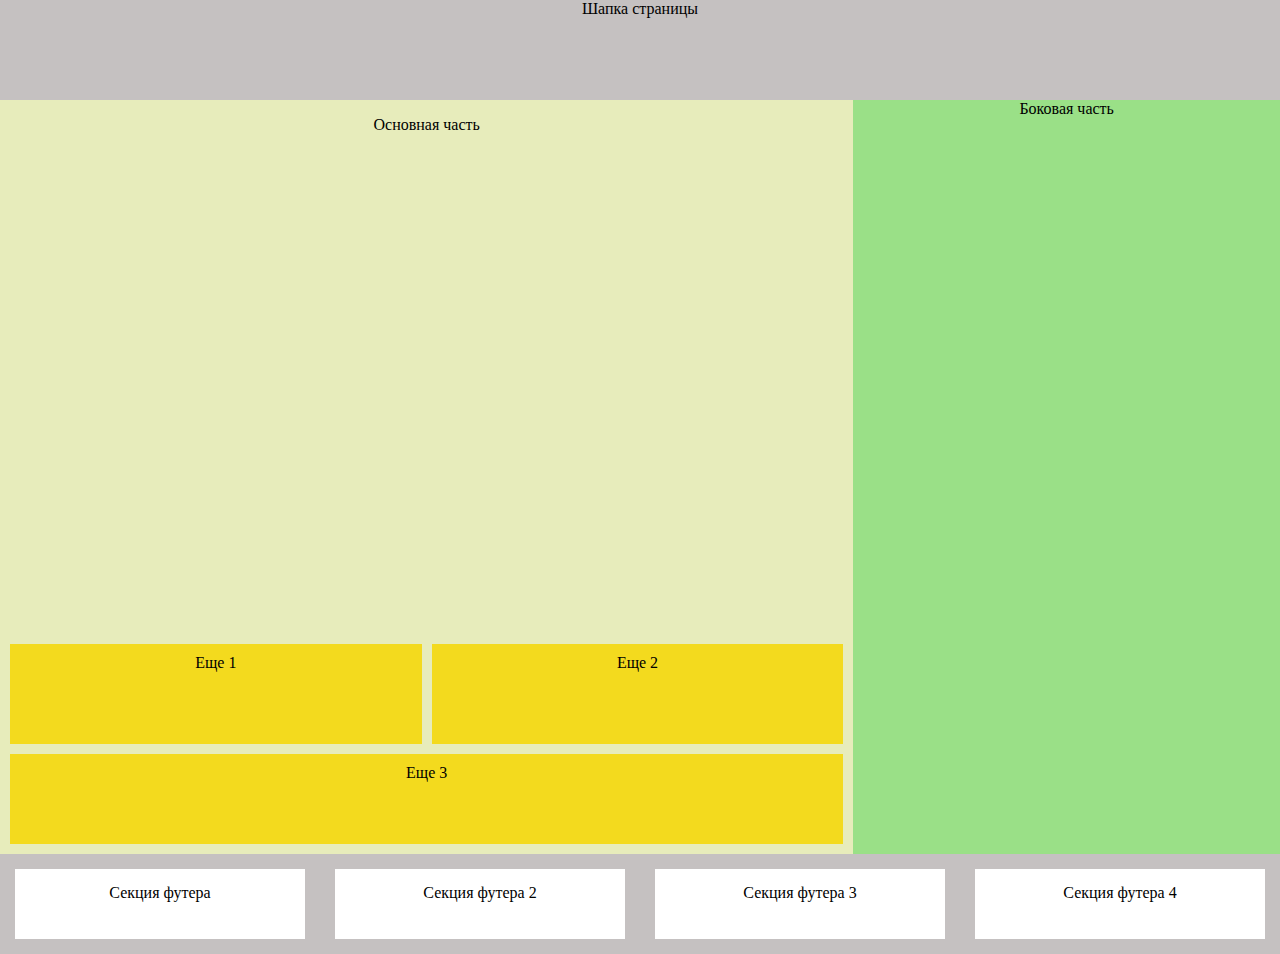
<file: adaptive/index.html>
<!DOCTYPE html>
<html lang="ru">

<head>
   <meta charset="UTF-8">
   <meta http-equiv="X-UA-Compatible" content="IE=edge">
   <meta name="viewport" content="width=device-width, initial-scale=1.0">
   <title>adaptive</title>
   <link rel="stylesheet" href="css/style.css">
</head>

<body>
   <div class="grid__box">
      <header class="header">Шапка страницы</header>
      <main class="main">
         <p>Основная часть</p>
         <div class="main__inner">
            <div class="main__one">Еще 1</div>
            <div class="main__two">Еще 2</div>
            <div class="main__three">Еще 3</div>
         </div>
      </main>

      <aside class="aside">Боковая часть</aside>
      <footer class="footer">
         <div class="footer__section">Секция футера
         </div>
         <div class="footer__section">Секция футера 2</div>
         <div class="footer__section">Секция футера 3</div>
         <div class="footer__section">Секция футера 4</div>
      </footer>
   </div>
</body>

</html>
</file>
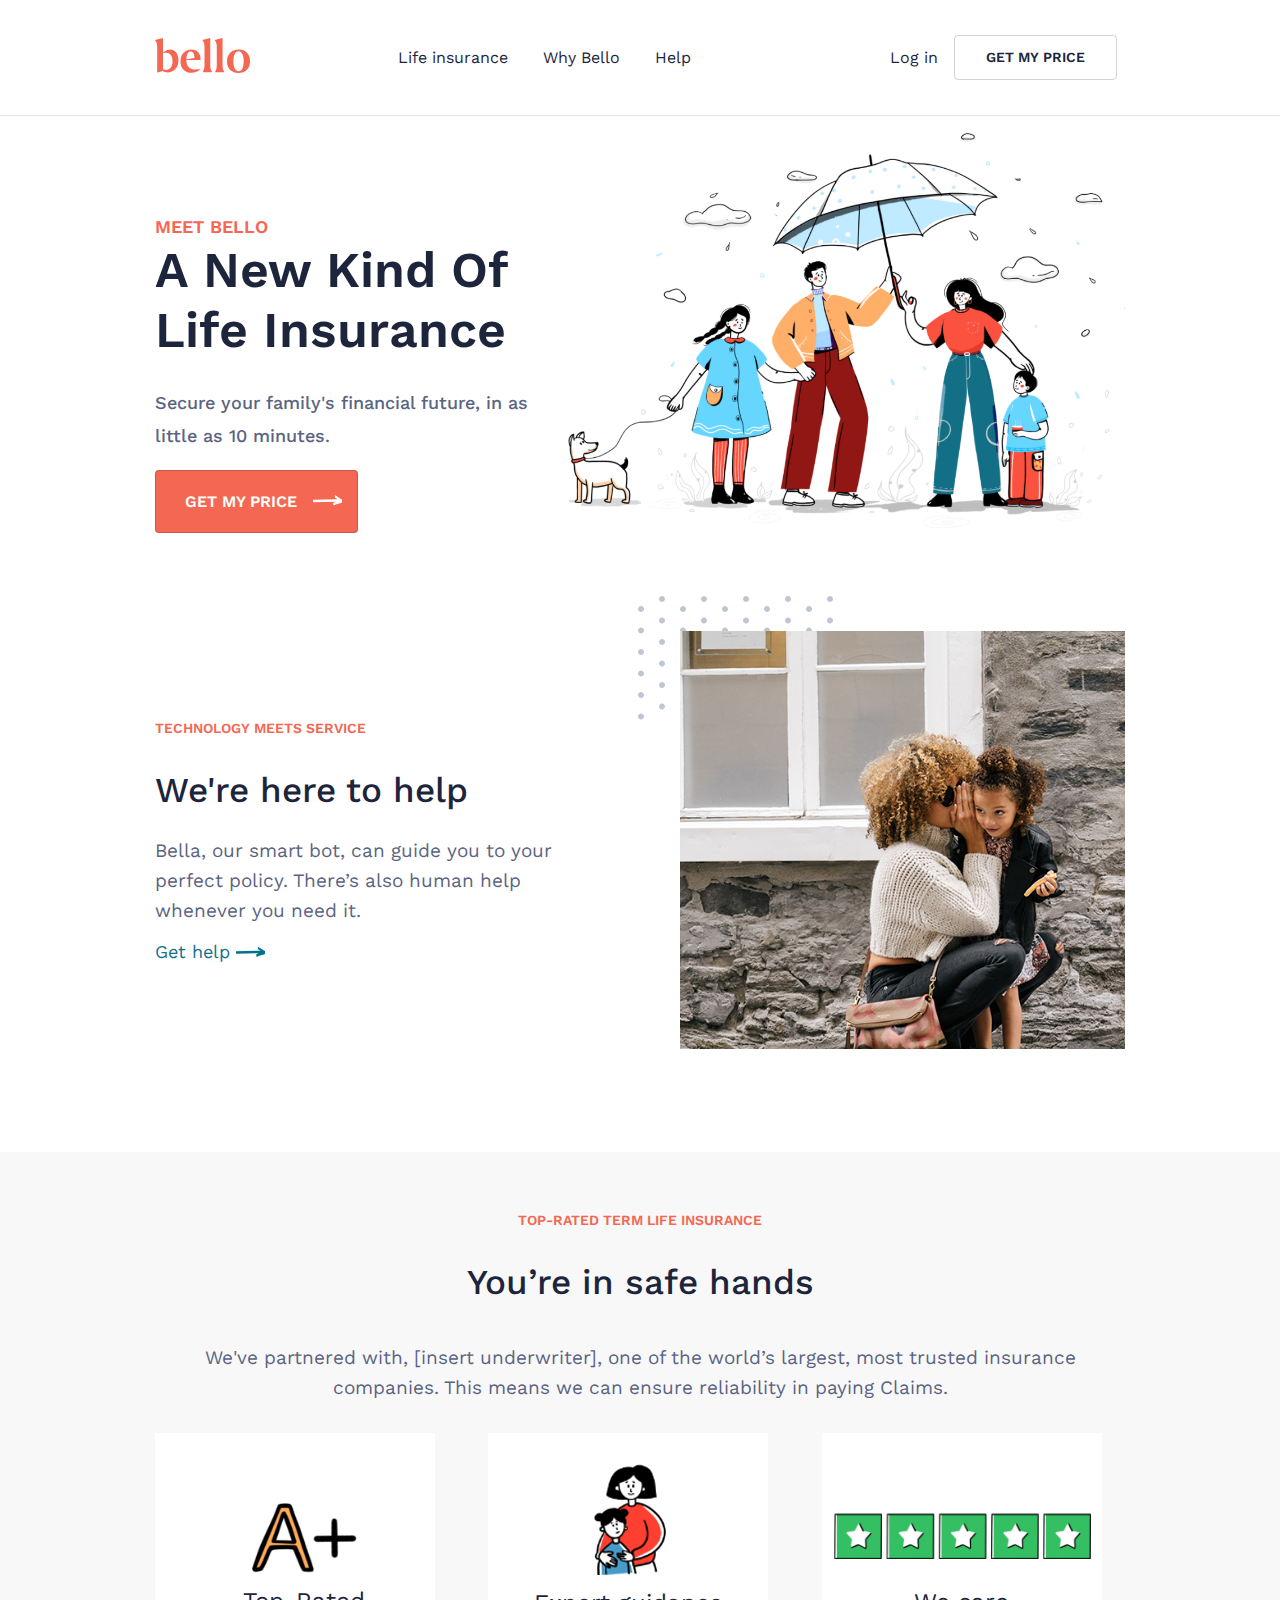
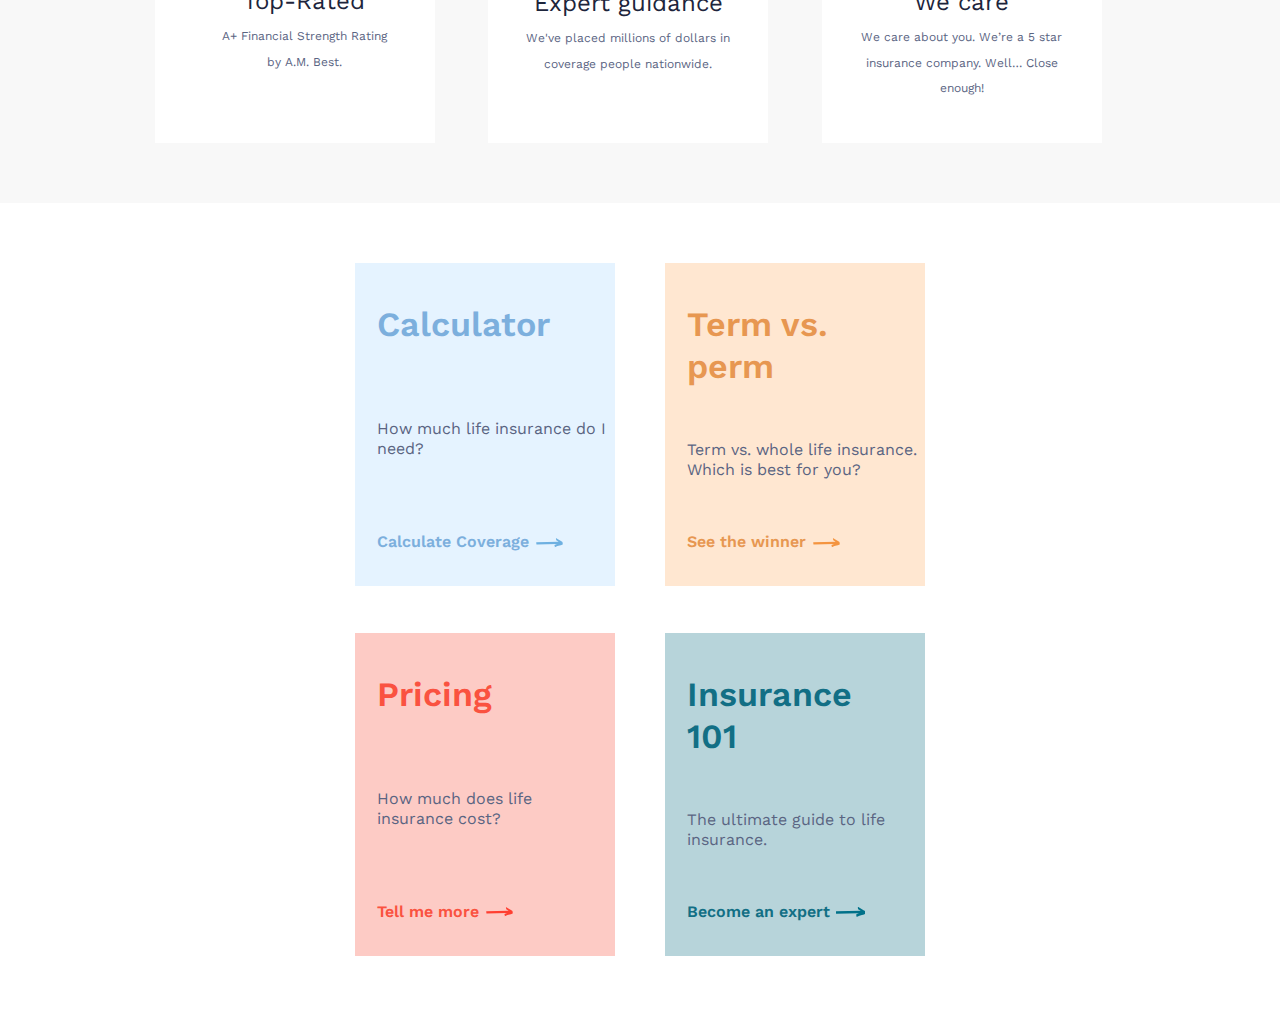
<file: bello/index.html>
<!DOCTYPE html>
<html lang="en">

<head>
   <meta charset="UTF-8">
   <meta http-equiv="X-UA-Compatible" content="IE=edge">
   <meta name="viewport" content="width=device-width, initial-scale=1.0">
   <title>bello</title>
   <link rel="stylesheet" href="./css/reset.css">
   <link rel="stylesheet" href="./css/style.css">
</head>

<body>
   <header class="header">
      <div class="header__container">
         <div class="header__inner">
            <a href="#!" class="header__logo">
               <img src="./images/icon/logo.svg" alt="logo" class="header__logo-img">
            </a>
            <nav class="nav">
               <ul class="nav__list">
                  <li class="nav__list-item">
                     <a href="#!" class="nav__list-link">Life insurance</a>
                  </li>
                  <li class="nav__list-item">
                     <a href="#!" class="nav__list-link">Why Bello</a>
                  </li>
                  <li class="nav__list-item">
                     <a href="#!" class="nav__list-link">Help</a>
                  </li>
               </ul>
            </nav>
            <div class="header__login">
               <button type="button" class="login__link">Log in</button>
               <a class="login__price" href="#!">Get my price</a>
            </div>
            <button class="header__burger">
               <span></span><span></span><span></span>
            </button>
         </div>
      </div>

   </header>
   <section class="meet">
      <div class="container__meet">
         <div class="meet__inner">
            <div class="meet__inner-content">
               <h3 class="meet__subtitle">MEET BELLO</h3>
               <h1 class="meet__title">A new kind of life insurance</h1>
               <p class="meet__text">Secure your family's financial future, in as little as 10 minutes.</p>
               <a href="#!" class="meet__price">Get my price</a>
            </div>
            <div class="meet__inner-img">
               <img src="./images/hero1.png" alt="hero image" class="meet-img">
            </div>
         </div>
      </div>
   </section>
   <section class="technology">
      <div class="technology__container">
         <div class="technology__inner">
            <div class="technology__content">
               <h2 class="technology__title">Technology meets service</h2>
               <h3 class="technology__subtitle">We're here to help</h3>
               <p class="technology__text">Bella, our smart bot, can guide you to your perfect policy. There’s also
                  human help whenever you need it.</p>
               <a href="#!" class="technology__link">Get help</a>
            </div>
            <div class="technology__img">
               <img class="technology__img-inner" src="./images/momwithgirl.png" alt="image mom">
            </div>
         </div>
      </div>
   </section>
   <section class="rating rating__dog">
      <div class="rating__container">
         <div class="rating__top">
            <h2 class="rating__title">Top-Rated Term Life Insurance</h2>
            <h3 class="rating__subtitle">You’re in safe hands</h3>
            <p class="rating__text">We've partnered with, [insert underwriter], one of the world’s largest, most trusted
               insurance companies. This means we
               can ensure reliability in paying
               Claims.
            </p>
         </div>
         <div class="rating__box">
            <div class="rating__box-item box__a">
               <img src="./images/letter.png" alt="image letter" class="img-letter">
               <h4 class="rating__box-title">Top-Rated</h4>
               <p class="rating__box-text">A+ Financial Strength Rating by A.M. Best.</p>
            </div>
            <div class="rating__box-item box__family">
               <img src="./images/family.png" alt="image family" class="img-family">
               <h4 class="rating__box-title family__title">Expert guidance</h4>
               <p class="rating__box-text">We've placed millions of dollars in coverage people nationwide.</p>
            </div>
            <div class="rating__box-item box__star">
               <img src="./images/star.png" alt="image star" class="img-star">
               <h4 class="rating__box-title">We care</h4>
               <p class="rating__box-text">We care about you. We’re a 5 star insurance company. Well… Close enough!</p>
            </div>

         </div>
      </div>
   </section>
   <section class="grid">
      <div class="container">
         <div class="grid__item ">
            <div class="grid__items grid__items-blue">
               <h3 class="grid__title title-blue">Calculator</h3>
               <p class="grid__text">How much life insurance do I need?</p>
               <div>
                  <a href="#!" class="grid__link grid__link-blue">Calculate Coverage</a>
               </div>
            </div>
            <div class="grid__items grid__items-beige">
               <h3 class="grid__title title-beige">Term vs.<br> perm</h3>
               <p class="grid__text">Term vs. whole life insurance. Which is best for you?</p>
               <div>
                  <a href="#!" class="grid__link grid__link-beige">See the winner</a>
               </div>
            </div>
            <div class="grid__items grid__items-pink">
               <h3 class="grid__title title-pink">Pricing</h3>
               <p class="grid__text">How much does life insurance cost?</p>
               <div><a href="#!" class="grid__link grid__link-pink">Tell me more</a></div>
            </div>
            <div class="grid__items grid__items-green">
               <h3 class="grid__title title-green">Insurance<br>
                  101</h3>
               <p class="grid__text">The ultimate guide to life insurance.</p>
               <div><a href="#!" class="grid__link grid__link-green">Become an expert</a></div>
            </div>
         </div>
      </div>
   </section>





</body>

</html>
</file>
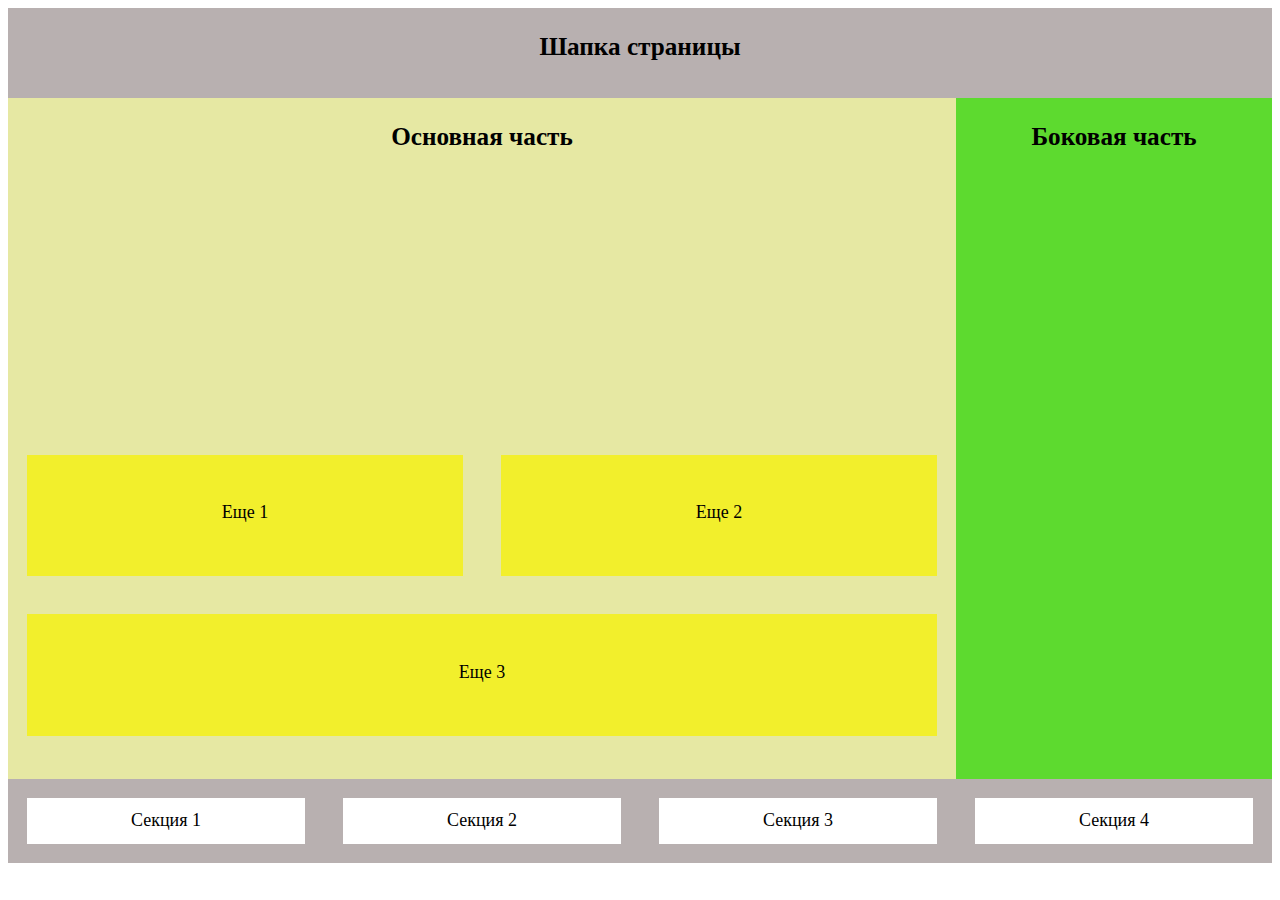
<file: responsive/index.html>
<!DOCTYPE html>
<html lang="ru">

<head>
   <meta charset="UTF-8">
   <meta http-equiv="X-UA-Compatible" content="IE=edge">
   <meta name="viewport" content="width=device-width, initial-scale=1.0">
   <link rel="stylesheet" href="./css/style.css">
   <title>responsive</title>
</head>

<body>
   <div class="flex__container">
      <header class="header">
         <h3>Шапка страницы</h3>
      </header>
      <section class="section">
         <div class="main__section">
            <h3>Основная часть</h3>
            <div class="main">
               <div class="main1">Еще 1</div>
               <div class="main2">Еще 2</div>
            </div>
            <div class="main3">Еще 3</div>
         </div>
         <div class="aside__section">
            <h3>Боковая часть</h3>
         </div>
      </section>
      <footer class="footer">
         <div class="footer__flex">
            <div class="footer__section">Секция 1</div>
            <div class="footer__section">Секция 2</div>
            <div class="footer__section">Секция 3</div>
            <div class="footer__section">Секция 4</div>
         </div>
      </footer>
   </div>
</body>

</html>
</file>
<file: adaptive/css/style.css>
body,
html {
   height: 100%;
   margin: 0;
}

* {
   box-sizing: border-box;
}

.header {
   background-color: rgb(197, 193, 193);
   grid-column: 1/3;
}

.main {
   background-color: rgb(231, 236, 187);
}

.aside {
   background-color: rgb(154, 224, 135);
}

.footer {
   background-color: rgb(197, 193, 193);
   grid-column: 1/3;
}

.grid__box {
   display: grid;
   height: 100%;
   grid-template-columns: 2fr 1fr;
   grid-template-rows: 100px 1fr 100px;
   text-align: center;
}

.main__inner {
   display: grid;
   grid-template-columns: 1fr 1fr;
   grid-column-gap: 10px;
   grid-template-rows: 100px 100px;
   padding: 10px;
   margin-top: 500px;
}

.main__one,
.main__two,
.main__three {
   background-color: rgb(243, 218, 30);
   padding: 10px;
}

.main__three {
   grid-column: 1/3;
   margin-top: 10px;
}

.footer {
   display: grid;
   grid-template-columns: repeat(4, 1fr);
}

.footer__section {
   background-color: #fff;
   padding: 15px;
   margin: 15px;
}


@media screen and (max-width: 1024px) {
   .main__inner {
      display: flex;
      flex-direction: column;
   }

   .main__one,
   .main__two {
      margin-bottom: 15px;
   }

   .main__three {
      margin-top: 0;
   }

   .footer {
      grid-template-columns: repeat(2, 1fr);
      margin: 5px;
   }

   .footer__section {
      margin: 5px;
   }

   .grid__box {
      grid-template-rows: 100px 1fr auto;
   }
}

@media screen and (max-width: 768px) {
   .grid__box {
      display: flex;
      flex-direction: column;
   }

   .header {
      height: 5vh;
   }

   .main__inner {
      margin-top: 100px;
      max-height: 30vh;
   }

   .aside {
      height: 20vh;
   }

   .footer {
      display: flex;
      flex-direction: column;
      height: auto;
   }
}

@media screen and (max-width: 425px) {
   .footer {
      display: none;
   }

   .main__inner {
      height: 50vh;
   }

   .aside {
      height: 40vh;
   }
}
</file>
<file: bello/css/style.css>
@font-face {
   font-family: 'Work Sans';
   font-weight: 400;
   src: url(../fonts/WorkSans-Regular.woff) format('woff'), url(../fonts/WorkSans-Regular.woff2) format('woff2');
}

@font-face {
   font-family: 'Work Sans';
   font-weight: 500;
   src: url(../fonts/WorkSans-Medium.woff) format('woff'), url(../fonts/WorkSans-Medium.woff2) format('woff2');
}

@font-face {
   font-family: 'Work Sans';
   font-weight: 600;
   src: url(../fonts/WorkSans-SemiBold.woff) format('woff'), url(../fonts/WorkSans-SemiBold.woff2) format('woff2');
}


* {
   margin: 0;
   padding: 0;
   box-sizing: border-box;
}

a {
   text-decoration: none;
   cursor: pointer;
}

body {
   font-family: 'Work Sans', sans-serif;
   font-size: 16px;
}

/* header styles */

.header {
   padding: 35px 60px;
   background-color: #fff;
   border-bottom: 1px solid #fff;
   box-shadow: 0px 0px 8px rgba(0, 0, 0, 0.10);
   margin-bottom: 17px;
}

.header__container {
   max-width: 1350px;
   margin: 0 auto;
   padding: 0 15px;
}

.header__inner {
   width: 100%;
   display: grid;
   grid-template-columns: 1fr 3fr 1fr;
   align-items: center;
}

.header__burger {
   position: relative;
   display: none;
   width: 40px;
   height: 40px;
   border: none;
   background-color: transparent;

}

.header__burger span {
   position: absolute;
   width: 30px;
   height: 3px;
   background-color: #007188;
   left: 5px;
}

.header__burger span:nth-child(1) {
   transform: translateY(-10px);
}

.header__burger span:nth-child(3) {
   transform: translateY(10px);
}

.nav__list {
   display: flex;
   align-items: center;
}

.nav__list-item {
   margin-right: 35px;
}

.nav__list-link {
   text-decoration: none;
   cursor: pointer;
   color: #1D253C;
   font-family: 'Work Sans', sans-serif;
   font-size: 16px;
   font-style: normal;
   font-weight: 400;
   line-height: 19.2px;
}

.nav__list-link:hover {
   border-bottom: 1px solid #007188;
   padding-bottom: 5px;
   color: #007188;
}

.header__login {
   display: flex;
   justify-content: space-around;
   align-items: center;
}

.login__price {
   padding: 13px 31px;
   border-radius: 4px;
   border: 1px solid rgba(29, 37, 60, 0.20);
   color: #1D253C;
   font-family: 'Work Sans', sans-serif;
   font-size: 14px;
   font-style: normal;
   font-weight: 600;
   line-height: 16.8px;
   text-transform: uppercase;
}

.login__link {
   color: #1D253C;
   font-family: 'Work Sans', sans-serif;
   font-size: 16px;
   font-style: normal;
   font-weight: 400;
   line-height: 19.2px;
   text-decoration: none;
   border: none;
   background-color: transparent;
}

/* styles for meet section */

.container__meet {
   max-width: 1350px;
   margin: 0 auto;
   padding: 0 15px;
}

.meet__inner {
   display: flex;
   margin-bottom: 60px;
   align-items: center;

}

.meet__inner-img {
   width: 100%;

}

.meet-img {
   width: 100%;
}

.meet__inner-content {
   max-width: 460px;
   margin-top: 196px;
}

.meet__subtitle {
   color: #F46752;
   font-family: 'Work Sans', sans-serif;
   font-size: 18px;
   font-style: normal;
   font-weight: 600;
   line-height: 27px;
   text-transform: uppercase;

}

.meet__title {
   color: #1D253C;
   font-family: 'Work Sans', sans-serif;
   font-size: 64px;
   font-style: normal;
   font-weight: 600;
   line-height: 68px;
   text-transform: capitalize;
   margin-bottom: 26px;
}

.meet__text {
   color: #5A6482;
   font-family: 'Work Sans', sans-serif;
   font-size: 22px;
   font-style: normal;
   font-weight: 500;
   line-height: 33px;
   margin-bottom: 40px;
   max-width: 410px;
}

.meet__price {
   color: #FFF;
   font-family: 'Work Sans', sans-serif;
   font-size: 16px;
   font-style: normal;
   font-weight: 600;
   line-height: 19.2px;
   text-transform: uppercase;
   border-radius: 4px;
   border: 1px solid rgba(29, 37, 60, 0.20);
   background: #F46752;
   padding: 21px 60px 21px 29px;
   position: relative;
}

.meet__price::after {
   content: '';
   position: absolute;
   background-image: url('../images/icon/arrow.svg');
   background-repeat: no-repeat;
   background-position: center;
   width: 29px;
   height: 29px;
   right: 15px;
   top: 15px;
}

/* styles for technology section */

.technology {
   margin-bottom: 160px;
   margin-top: 150px;
}

.technology__container,
.rating__container,
.container {
   max-width: 1130px;
   padding: 0 15px;
   margin: 0 auto;
}

.technology__inner {
   display: flex;
   align-items: center;
}

.technology__content {
   max-width: 480px;
   margin-right: 75px;
}

.technology__title,
.rating__title {
   color: #F46752;
   font-family: 'Work Sans', sans-serif;
   font-size: 14px;
   font-style: normal;
   font-weight: 600;
   line-height: 16.8px;
   text-transform: uppercase;
   margin-bottom: 27px;
}

.technology__subtitle,
.rating__subtitle {
   color: #1D253C;
   font-family: 'Work Sans', sans-serif;
   font-size: 45px;
   font-style: normal;
   font-weight: 500;
   line-height: 52px;
   margin-bottom: 35px;
}

.technology__text {
   color: #5A6482;
   font-family: 'Work Sans', sans-serif;
   font-size: 19px;
   font-style: normal;
   font-weight: 400;
   line-height: 30px;
   margin-bottom: 15px;
}

.technology__link {
   color: #126F86;
   font-family: 'Work Sans', sans-serif;
   font-size: 18px;
   font-style: normal;
   font-weight: 400;
   line-height: 21.6px;
   position: relative;
}

.technology__link::before {
   position: absolute;
   content: '';
   width: 29px;
   height: 10px;
   right: -35px;
   top: 6px;
   background-color: rgb(55, 216, 37);
   background-image: url('../images/icon/arrow-green.svg');
   background-repeat: no-repeat;
   background-position: center;
}

.technology__img {
   position: relative;
   width: 100%;
}

.technology__img-inner {
   width: 100%;
}

.technology__img::after {
   content: '';
   position: absolute;
   background-image: url('../images/icon/Frame.svg');
   background-repeat: no-repeat;
   left: -42px;
   top: -35px;
   width: 195px;
   height: 124px;
   z-index: -1;
}

/* styles for rating section */

.rating {
   background-color: #F8F8F8;
   padding: 90px 0px 85px;
   position: relative;
}

/* .rating::after {
   position: absolute;
   content: '';
   background-image: url('../images/umbrella.png');
   background-repeat: no-repeat;
   top: -110px;
   left: 600px;
   width: 454px;
   height: 297px;
} */

.rating__top {
   display: grid;
   text-align: center;
   align-items: center;
}

.rating__text {
   color: #5A6482;
   text-align: center;
   font-family: 'Work Sans', sans-serif;
   font-size: 19px;
   font-style: normal;
   font-weight: 400;
   line-height: 30px;
   margin-bottom: 42px;
}

.rating__box {
   display: grid;
   grid-template-columns: repeat(3, 1fr);
   column-gap: 70px;
   text-align: center;
   align-items: center;

}

.rating__dog {
   position: relative;
}

/* .rating__dog::before {
   position: absolute;
   content: '';
   width: 184px;
   height: 184px;
   bottom: -30px;
   right: 0px;
   background-image: url('../images/dog.png');
   background-repeat: no-repeat;
} */

.rating__box-item {
   max-width: 320px;
   height: 310px;
   background-color: #fff;
   text-align: center;
   display: flex;
   flex-direction: column;
   align-items: center;

}

.rating__box-title {
   color: #1D253C;
   text-align: center;
   font-family: 'Work Sans', sans-serif;
   font-size: 24px;
   font-style: normal;
   font-weight: 400;
   line-height: 26px;
   margin-bottom: 10px;
}

.box__a {
   padding: 70px 45px 70px 63px;
}

.box__family {
   padding: 30px 36px 60px;
}

.box__star {
   padding: 44px 30px;
}


.rating__box-title {
   color: #1D253C;
   text-align: center;
   font-family: 'Work Sans', sans-serif;
   font-size: 24px;
   font-style: normal;
   font-weight: 400;
   line-height: 26px;
}

.rating__box-text {
   color: #5A6482;
   font-family: 'Work Sans', sans-serif;
   font-size: 12px;
   font-style: normal;
   font-weight: 400;
   line-height: 25.6px;
}

.img-letter {
   width: 105px;
   height: 70px;
   margin-bottom: 15px;
}

.img-family {
   width: 91px;
   height: 142px;
}

.family__title {
   margin-top: -15px;
}

.grid {
   padding: 160px 0 130px;
}

.grid__item {
   display: grid;
   grid-template-columns: repeat(4, 260px);
   grid-template-rows: 320px;
   column-gap: 20px;
   row-gap: 20px;
   justify-content: center;

}

.grid__items {
   max-width: 270px;
   height: 323px;
   padding: 40px 0 35px 22px;
   display: flex;
   flex-direction: column;
   justify-content: space-between;


}

.grid__title {
   font-family: 'Work Sans', sans-serif;
   font-size: 34px;
   font-style: normal;
   font-weight: 600;
   line-height: 42px;
}

.title-blue {
   color: #7CAFDD;
}

.title-beige {
   color: #E79751;
}

.title-pink {
   color: #FA5240;
}

.title-green {
   color: #126F85;
}

.grid__text {
   width: 230px;
   color: #5A6482;
   font-family: 'Work Sans', sans-serif;
   font-size: 16px;
   font-style: normal;
   font-weight: 400;
   line-height: 19.2px;
}

.grid__link {
   font-family: 'Work Sans', sans-serif;
   font-size: 16px;
   font-style: normal;
   font-weight: 600;
   line-height: 19.2px;
   cursor: pointer;

}

.grid__link-blue {
   color: #7CAFDD;
   position: relative;
}

.grid__link-blue::after {
   position: absolute;
   content: '';
   width: 26px;
   height: 9px;
   background-image: url('../images/icon/arrow-blue.svg');
   background-repeat: no-repeat;
   background-position: center;
   width: 29px;
   height: 10px;
   right: -35px;
   top: 6px;

}

.grid__link-beige {
   color: #E79751;
   position: relative;
}

.grid__link-beige::after {
   position: absolute;
   content: '';
   width: 26px;
   height: 9px;
   background-image: url('../images/icon/arrow-beige.svg');
   background-repeat: no-repeat;
   background-position: center;
   width: 29px;
   height: 10px;
   right: -35px;
   top: 6px;

}

.grid__link-pink {
   color: #FA5240;
   position: relative;
}

.grid__link-pink::after {
   position: absolute;
   content: '';
   width: 26px;
   height: 9px;
   background-image: url('../images/icon/arrow-pink.svg');
   background-repeat: no-repeat;
   background-position: center;
   width: 29px;
   height: 10px;
   right: -35px;
   top: 5px;
}

.grid__link-green {
   color: #126F85;
   position: relative;
}

.grid__link-green::after {
   position: absolute;
   content: '';
   width: 26px;
   height: 9px;
   background-image: url('../images/icon/arrow-green2.svg');
   background-repeat: no-repeat;
   background-position: center;
   width: 29px;
   height: 10px;
   right: -35px;
   top: 5px;
}

.grid__items-blue {
   background: rgba(169, 216, 255, 0.30);
}

.grid__items-beige {
   background: rgba(255, 174, 104, 0.30);
}

.grid__items-pink {
   background: rgba(250, 82, 64, 0.30);
}

.grid__items-green {
   background: rgba(18, 111, 133, 0.30);
}

/* медия запросы */

@media screen and (max-width: 1400px) {

   .header__container,
   .container__meet,
   .technology__container,
   .rating__container,
   .container {
      max-width: 1000px;
   }

   .header {
      box-shadow: none;
      border-bottom: 1px solid rgba(0, 0, 0, 0.10);

   }

   .header__inner {
      grid-template-columns: 1fr 2fr 1fr;
   }

   .meet__title {
      font-size: 50px;
      line-height: 60px;
   }

   .meet__text {
      font-size: 18px;
   }

   .meet-img {
      max-width: 700px;
   }

   .meet__inner-content {
      margin-top: 60px;
   }

   .technology {
      margin-top: 100px;
      margin-bottom: 100px;
   }

   .technology__subtitle {
      font-size: 35px;
      margin-bottom: 20px;
   }

   .rating {
      padding: 60px 0 60px;
   }

   .rating__subtitle {
      font-size: 35px;
   }

   .rating__box {
      column-gap: 40px;

   }

   .rating__box-item {
      width: 280px;
      text-align: center;
   }

   .rating__text {
      margin-bottom: 30px;
   }

   .grid {
      padding: 60px 0 60px;
   }

   .grid__item {
      grid-template-columns: repeat(2, 260px);
      column-gap: 50px;
      row-gap: 50px;
   }

   .rating__box {
      column-gap: 30px;
   }

   .rating__dog::before {
      background-image: none;
   }
}

@media screen and (max-width: 1200px) {
   .login__price {
      padding: 10px 20px;
   }

   .rating::after {
      background-image: none;
   }

   .meet__title {
      font-size: 40px;
      line-height: 45px;
   }

   .meet__subtitle {
      margin-bottom: 10px;
   }

   .meet__price {
      padding: 15px 25px;
      font-size: 12px;
   }

   .meet__price::after {
      display: none;
   }
}

@media screen and (max-width: 1100px) {
   .meet__title {
      font-size: 35px;
      line-height: 40px;
      margin-bottom: 20px;
   }

   .meet__text {
      font-size: 18px;
      line-height: 25px;
   }

   .technology {
      margin: 60px 20px;
   }

   .technology__subtitle {
      font-size: 30px;
      line-height: 45px;
      margin-bottom: 15px;
   }

   .technology__title {
      margin-bottom: 15px;
   }

   .rating__title {
      margin-bottom: 15px;
   }

   .rating__subtitle {
      font-size: 30px;
      line-height: 45px;
      margin-bottom: 15px;
   }

   .rating__text {
      max-width: 100%;
   }

   .meet__inner {
      margin-bottom: 50px;
   }
}

@media screen and (max-width: 1000px) {
   .login__price {
      padding: 8px 10px;
      margin-left: 15px;
   }

   .meet__title {
      font-size: 28px;
   }

   .meet__inner {
      justify-content: space-between;
   }

   .technology__subtitle {
      font-size: 26px;
   }

   .technology__text {
      font-size: 16px;
   }

   .technology__content {
      margin-right: 50px;
   }

   .rating__text {
      margin: 0 30px 30px;
   }

   .rating {
      padding: 50px 20px;
   }

   .grid {
      padding: 50px 20px;
   }

   .rating__box {
      row-gap: 35px;
      column-gap: 35px;
      grid-template-columns: 1fr;
      justify-items: center;
   }
}

@media screen and (max-width: 900px) {
   .header__container {
      position: relative;
   }

   .header__burger {
      display: block;
      justify-self: end;
   }

   .nav {
      display: none;
   }

   .header__login {
      display: none;
   }

   .header__inner {
      grid-template-columns: 1fr 1fr;
   }

   .meet__inner {
      display: flex;
      flex-direction: column;
      align-items: center;
      text-align: center;
   }

   .meet__inner-content {
      margin: 30px 15px;
   }

   .meet__text {
      margin-bottom: 45px;
      max-width: 100%;
   }

   .technology__content {
      margin-right: 35px;
   }
}

@media screen and (max-width: 740px) {
   .grid__item {
      grid-template-columns: 1fr;
      row-gap: 30px;
      justify-items: center;
   }

   .meet-img {
      display: none;
   }

   .meet__inner {
      margin-bottom: 100px;
   }
}

@media screen and (max-width:600px) {
   .technology__inner {
      flex-direction: column;
      align-items: center;
   }

   .technology__content {
      align-items: center;
      text-align: center;
      margin: 0 0 30px;
   }

   .technology__img-inner {
      width: 100%;
      margin: 0 auto;
   }

   .technology {
      margin-bottom: 40px;
   }

   .meet__inner {
      margin-bottom: 50px;
   }
}

@media screen and (max-width:500px) {
   .technology__content {
      text-align: center;
      margin-right: 0;
      margin-bottom: 50px;
   }

   .rating__subtitle {
      font-size: 26px;
   }

   .rating__text {
      font-size: 16px;
   }

   .meet__inner {
      margin-bottom: 50px;
   }

   .meet__title {
      font-size: 24px;
   }

   .header {
      padding: 25px;
   }
}

@media screen and (max-width:350px) {
   .rating {
      padding: 50px 10px;
   }
}
</file>
<file: responsive/css/style.css>
html {
   font-size: 36px;
}

.flex__container {
   display: flex;
   flex-direction: column;
   min-height: 95vh;
}

.header {
   height: 10vh;
   background-color: rgba(168, 158, 158, 0.817);
}

h3 {
   text-align: center;
   font-size: 0.7rem;
}

.main {
   display: flex;

}

.section {
   display: flex;
   flex: 1;
}

.main__section {
   background-color: rgb(230, 232, 163);
   flex: 3;

}

.main__section h3 {
   margin-bottom: 30%;
}

.aside__section {
   flex: 1;
}

.main1,
.main2 {
   flex-grow: 1;
   margin: 2%;
   font-size: 0.5em;
}

.main3 {
   margin: 2%;
   font-size: 0.5em;
}

.main1,
.main2,
.main3 {
   background-color: rgba(243, 240, 25, 0.867);
   padding: 5%;
   min-height: 3vh;
   text-align: center;

}

.aside__section {
   background-color: rgb(93, 218, 47);
}

.footer {
   background-color: rgba(168, 158, 158, 0.817);
   font-size: 0.5em;
}

.footer__flex {
   display: flex;
   justify-content: space-between;
}

.footer__section {
   background-color: #fff;
   width: calc((100% - 3%)/4);
   margin: 1.5%;
   text-align: center;
   padding: 1%;
}
</file>
